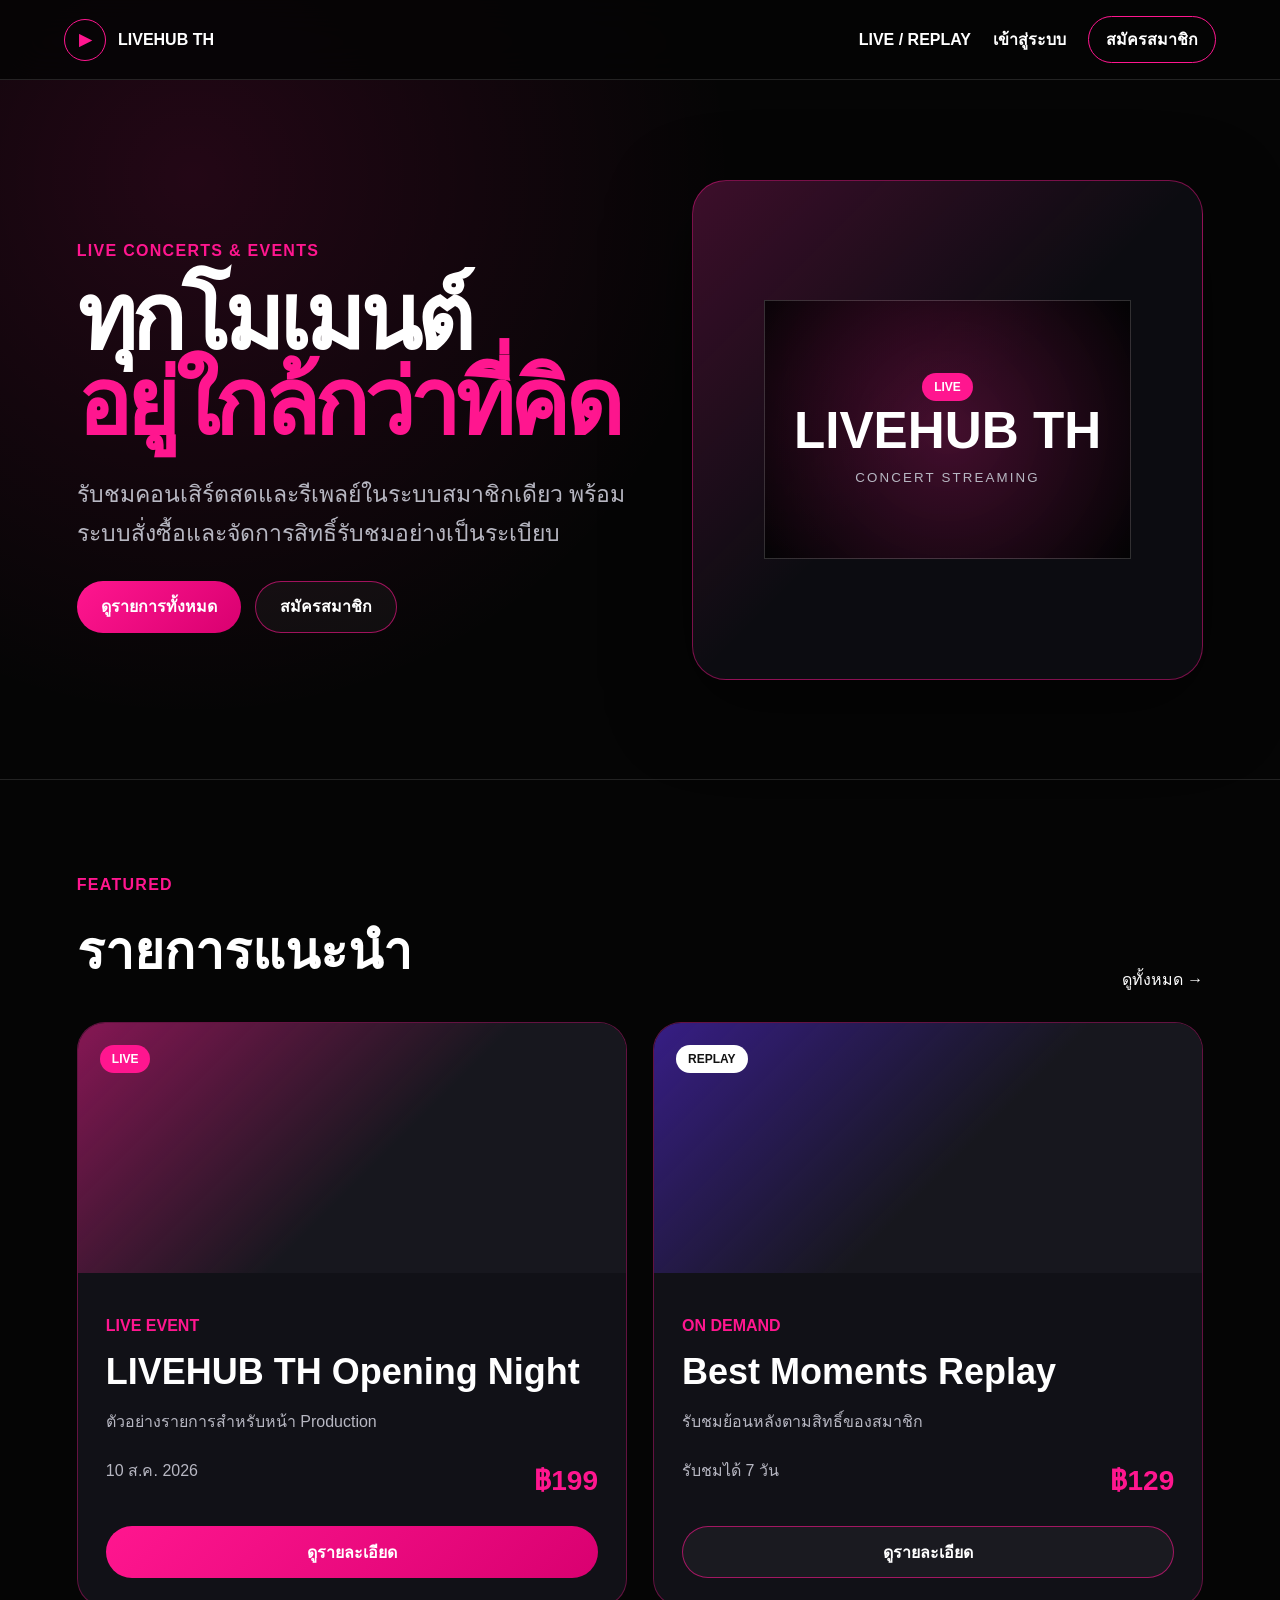
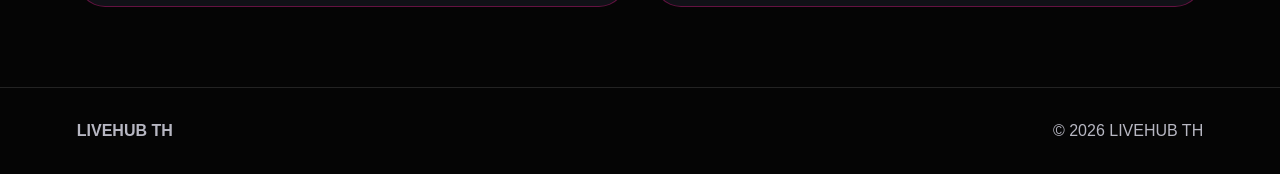
<file: index.html>
<!doctype html>
<html lang="th">
<head>
  <meta charset="utf-8">
  <meta name="viewport" content="width=device-width,initial-scale=1">
  <meta name="theme-color" content="#050505">
  <title>LIVEHUB TH | Live Concerts & Events</title>
  <link rel="stylesheet" href="/css/style.css">
</head>
<body>
<header class="site-header">
  <a class="brand" href="/"><span class="brand-mark">▶</span><span>LIVEHUB TH</span></a>
  <button class="menu-button" id="menuButton" aria-label="เปิดเมนู">☰</button>
  <nav class="site-nav" id="siteNav">
    <a href="/events.html">LIVE / REPLAY</a>
    <a href="/login.html">เข้าสู่ระบบ</a>
    <a class="nav-cta" href="/register.html">สมัครสมาชิก</a>
  </nav>
</header>

<main>
  <section class="hero">
    <div class="hero-content">
      <p class="eyebrow">LIVE CONCERTS & EVENTS</p>
      <h1>ทุกโมเมนต์<br><span>อยู่ใกล้กว่าที่คิด</span></h1>
      <p class="hero-copy">รับชมคอนเสิร์ตสดและรีเพลย์ในระบบสมาชิกเดียว พร้อมระบบสั่งซื้อและจัดการสิทธิ์รับชมอย่างเป็นระเบียบ</p>
      <div class="hero-actions">
        <a class="button button-primary" href="/events.html">ดูรายการทั้งหมด</a>
        <a class="button button-secondary" href="/register.html">สมัครสมาชิก</a>
      </div>
    </div>
    <div class="stage-card">
      <div class="stage-screen">
        <span class="live-badge">LIVE</span>
        <strong>LIVEHUB TH</strong>
        <small>CONCERT STREAMING</small>
      </div>
    </div>
  </section>

  <section class="section">
    <div class="section-heading">
      <div><p class="eyebrow">FEATURED</p><h2>รายการแนะนำ</h2></div>
      <a href="/events.html">ดูทั้งหมด →</a>
    </div>

    <div class="event-grid">
      <article class="event-card">
        <div class="event-cover"><span class="live-badge">LIVE</span></div>
        <div class="event-body">
          <p class="event-type">LIVE EVENT</p>
          <h3>LIVEHUB TH Opening Night</h3>
          <p>ตัวอย่างรายการสำหรับหน้า Production</p>
          <div class="event-meta"><span>10 ส.ค. 2026</span><strong>฿199</strong></div>
          <a class="button button-primary button-full" href="/events.html">ดูรายละเอียด</a>
        </div>
      </article>

      <article class="event-card">
        <div class="event-cover replay"><span class="replay-badge">REPLAY</span></div>
        <div class="event-body">
          <p class="event-type">ON DEMAND</p>
          <h3>Best Moments Replay</h3>
          <p>รับชมย้อนหลังตามสิทธิ์ของสมาชิก</p>
          <div class="event-meta"><span>รับชมได้ 7 วัน</span><strong>฿129</strong></div>
          <a class="button button-secondary button-full" href="/events.html">ดูรายละเอียด</a>
        </div>
      </article>
    </div>
  </section>
</main>

<footer class="site-footer"><strong>LIVEHUB TH</strong><span>© 2026 LIVEHUB TH</span></footer>
<script src="/js/app.js"></script>
</body>
</html>
</file>
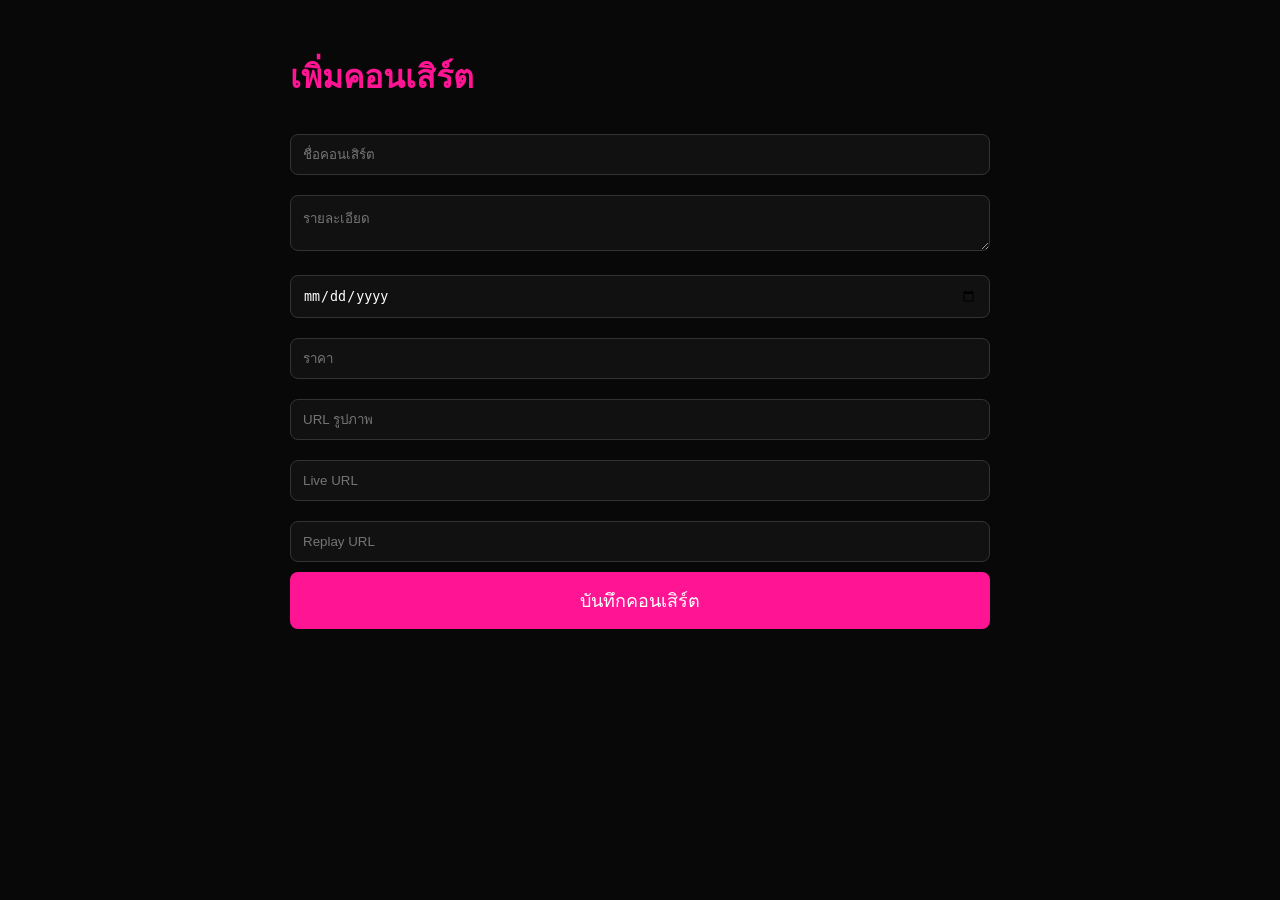
<file: admin.html>
<!DOCTYPE html>
<html lang="th">
<head>
<meta charset="UTF-8">
<meta name="viewport" content="width=device-width, initial-scale=1.0">
<title>LIVEHUB TH Admin</title>

<style>
body{
    background:#080808;
    color:white;
    font-family:Arial,sans-serif;
    max-width:700px;
    margin:auto;
    padding:30px;
}
h1{
    color:#ff1493;
}
input,textarea{
    width:100%;
    padding:12px;
    margin:10px 0;
    background:#111;
    color:white;
    border:1px solid #333;
    border-radius:8px;
    box-sizing:border-box;
}
button{
    width:100%;
    padding:14px;
    background:#ff1493;
    color:white;
    border:none;
    border-radius:8px;
    font-size:18px;
    cursor:pointer;
}
#result{
    margin-top:20px;
}
</style>

</head>
<body>

<h1>เพิ่มคอนเสิร์ต</h1>

<input id="title" placeholder="ชื่อคอนเสิร์ต">

<textarea id="description" placeholder="รายละเอียด"></textarea>

<input id="event_date" type="date">

<input id="price" type="number" placeholder="ราคา">

<input id="image" placeholder="URL รูปภาพ">

<input id="live_url" placeholder="Live URL">

<input id="replay_url" placeholder="Replay URL">

<button onclick="saveConcert()">
บันทึกคอนเสิร์ต
</button>

<div id="result"></div>

<script>
async function saveConcert(){

const res = await fetch("/api/admin/concerts",{

method:"POST",

headers:{
"Content-Type":"application/json"
},

body:JSON.stringify({

title:title.value,

description:description.value,

event_date:event_date.value,

price:price.value,

image:image.value,

live_url:live_url.value,

replay_url:replay_url.value

})

});

const json=await res.json();

result.innerHTML=JSON.stringify(json);

}
</script>

</body>
</html>
</file>
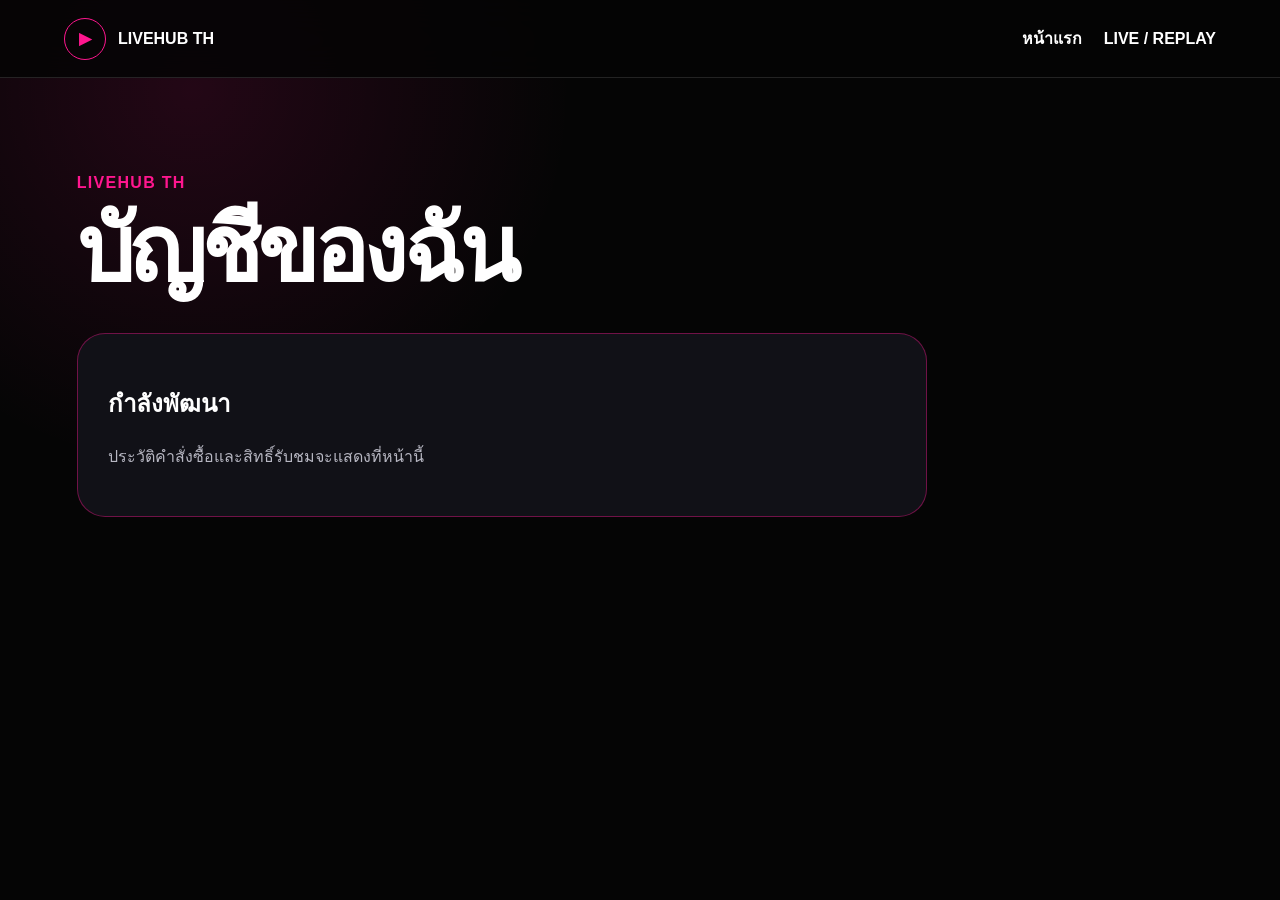
<file: dashboard.html>
<!doctype html><html lang="th"><head><meta charset="utf-8"><meta name="viewport" content="width=device-width,initial-scale=1"><title>บัญชีของฉัน | LIVEHUB TH</title><link rel="stylesheet" href="/css/style.css"></head><body><header class="site-header"><a class="brand" href="/"><span class="brand-mark">▶</span><span>LIVEHUB TH</span></a><nav class="site-nav"><a href="/">หน้าแรก</a><a href="/events.html">LIVE / REPLAY</a></nav></header><main class="page-shell"><p class="eyebrow">LIVEHUB TH</p><h1 class="page-title">บัญชีของฉัน</h1><div class="notice-card"><h2>กำลังพัฒนา</h2><p>ประวัติคำสั่งซื้อและสิทธิ์รับชมจะแสดงที่หน้านี้</p></div></main></body></html>
</file>
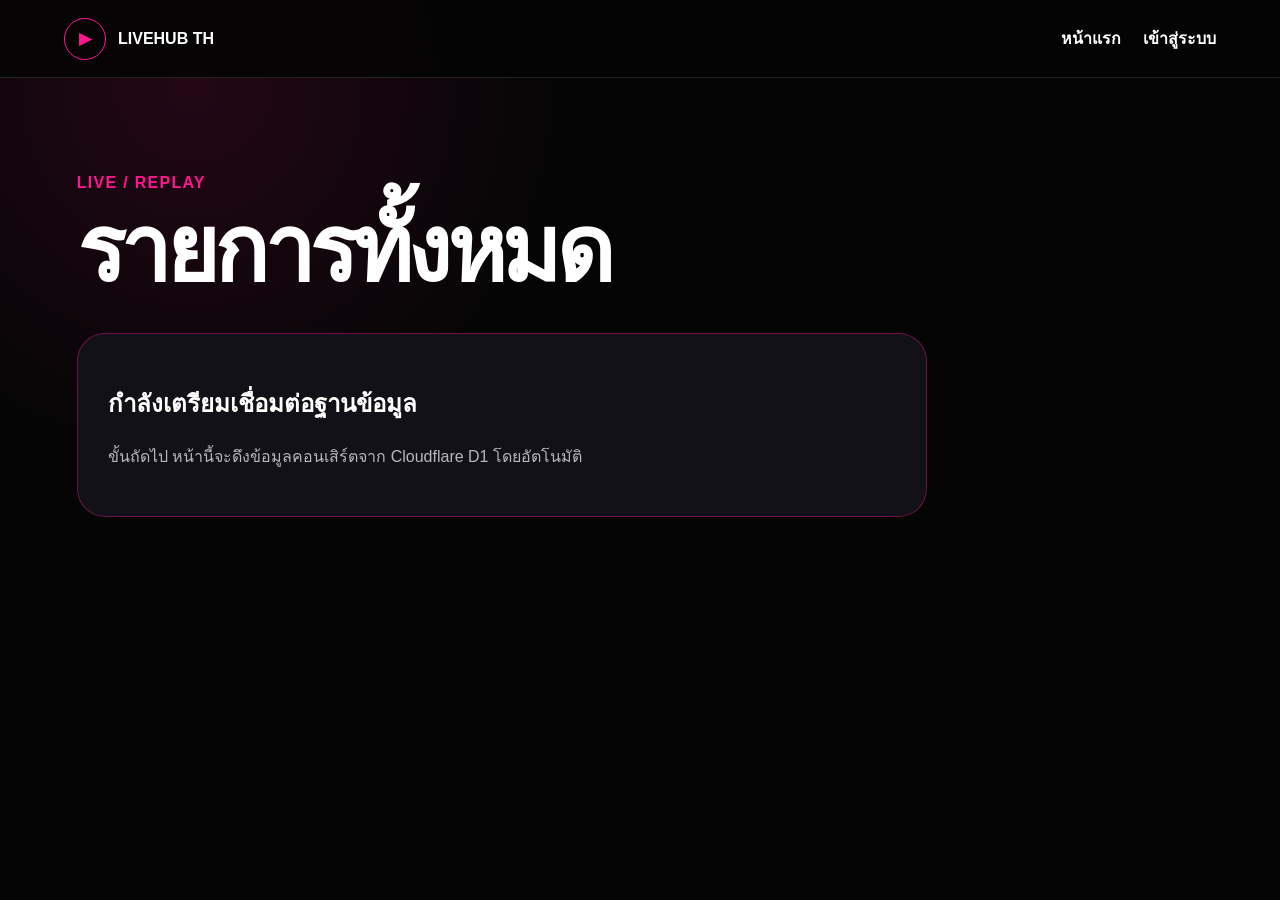
<file: events.html>
<!doctype html>
<html lang="th">
<head>
<meta charset="utf-8"><meta name="viewport" content="width=device-width,initial-scale=1">
<title>รายการทั้งหมด | LIVEHUB TH</title><link rel="stylesheet" href="/css/style.css">
</head>
<body>
<header class="site-header">
<a class="brand" href="/"><span class="brand-mark">▶</span><span>LIVEHUB TH</span></a>
<nav class="site-nav"><a href="/">หน้าแรก</a><a href="/login.html">เข้าสู่ระบบ</a></nav>
</header>
<main class="page-shell">
<p class="eyebrow">LIVE / REPLAY</p>
<h1 class="page-title">รายการทั้งหมด</h1>
<div class="notice-card"><h2>กำลังเตรียมเชื่อมต่อฐานข้อมูล</h2><p>ขั้นถัดไป หน้านี้จะดึงข้อมูลคอนเสิร์ตจาก Cloudflare D1 โดยอัตโนมัติ</p></div>
</main>
</body>
</html>
</file>
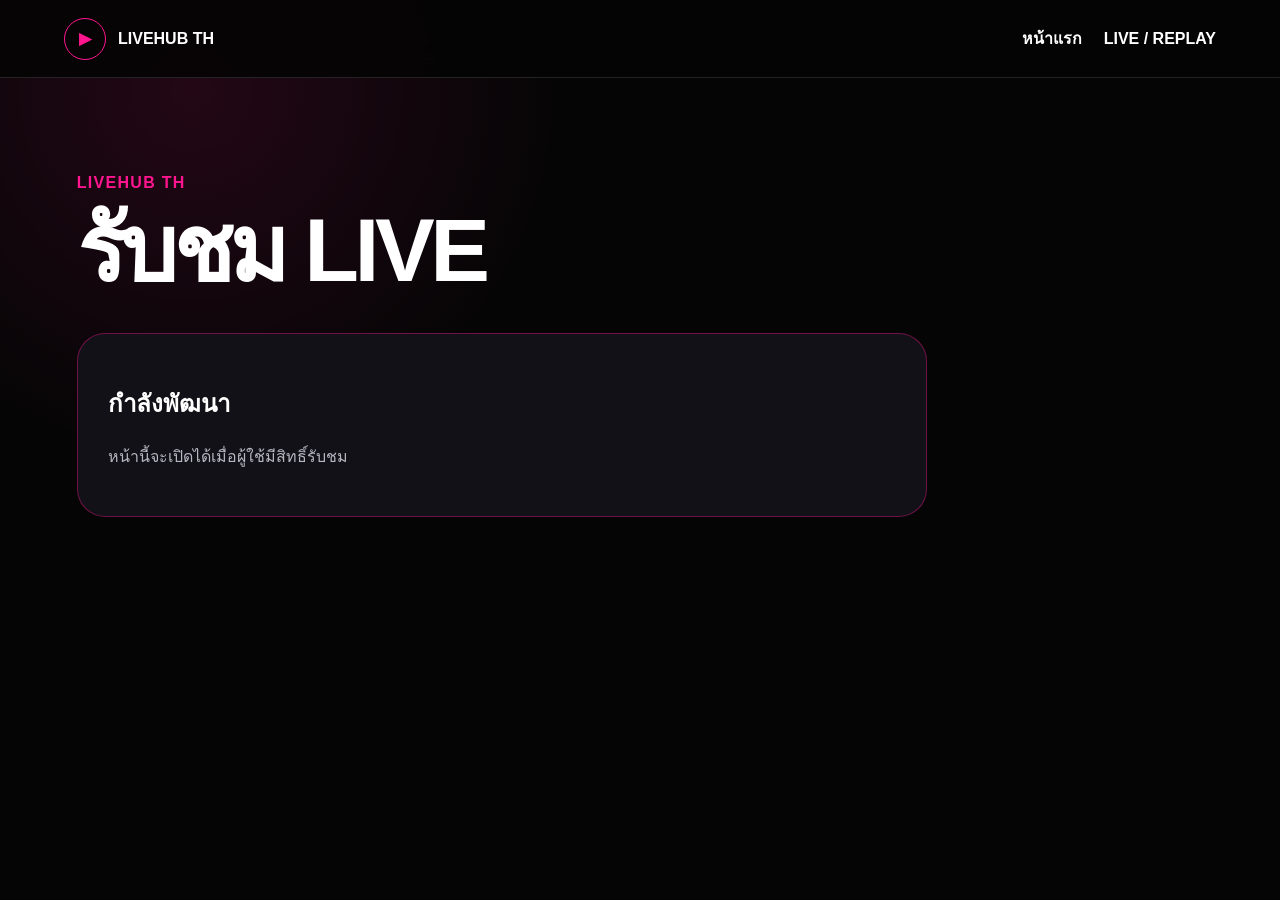
<file: live.html>
<!doctype html><html lang="th"><head><meta charset="utf-8"><meta name="viewport" content="width=device-width,initial-scale=1"><title>รับชม LIVE | LIVEHUB TH</title><link rel="stylesheet" href="/css/style.css"></head><body><header class="site-header"><a class="brand" href="/"><span class="brand-mark">▶</span><span>LIVEHUB TH</span></a><nav class="site-nav"><a href="/">หน้าแรก</a><a href="/events.html">LIVE / REPLAY</a></nav></header><main class="page-shell"><p class="eyebrow">LIVEHUB TH</p><h1 class="page-title">รับชม LIVE</h1><div class="notice-card"><h2>กำลังพัฒนา</h2><p>หน้านี้จะเปิดได้เมื่อผู้ใช้มีสิทธิ์รับชม</p></div></main></body></html>
</file>
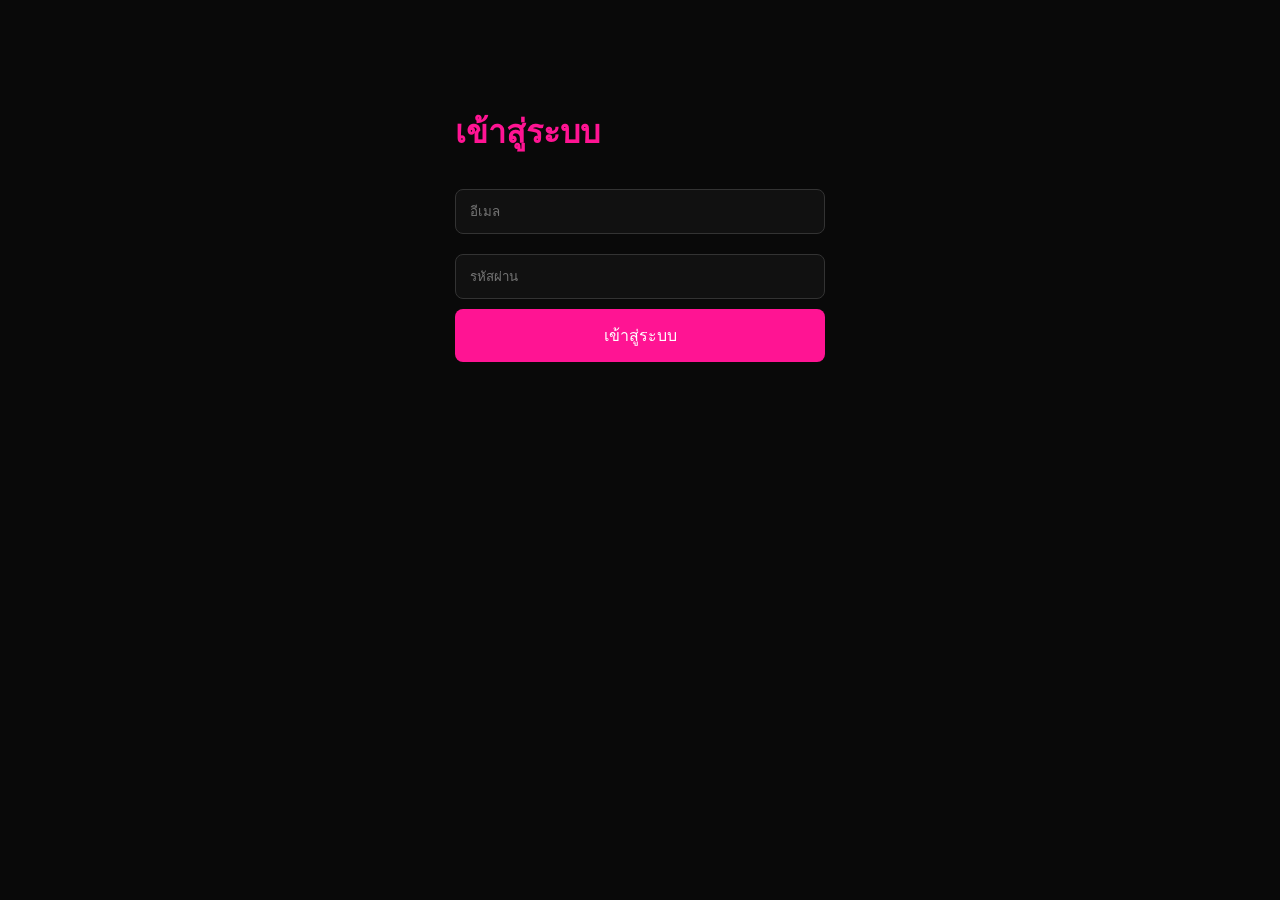
<file: login.html>
<!DOCTYPE html>
<html lang="th">
<head>
  <meta charset="UTF-8">
  <meta name="viewport" content="width=device-width, initial-scale=1.0">
  <title>เข้าสู่ระบบ | LIVEHUB TH</title>

  <link rel="stylesheet" href="css/style.css">

  <style>
    body {
      font-family: Arial, sans-serif;
      background: #090909;
      color: #fff;
      margin: 0;
    }

    .container {
      max-width: 420px;
      margin: 60px auto;
      padding: 25px;
    }

    h1 {
      color: #ff1493;
    }

    input {
      width: 100%;
      padding: 14px;
      margin: 10px 0;
      border-radius: 8px;
      border: 1px solid #333;
      background: #111;
      color: #fff;
      box-sizing: border-box;
    }

    button {
      width: 100%;
      padding: 14px;
      border: 0;
      border-radius: 8px;
      background: #ff1493;
      color: #fff;
      font-size: 16px;
      cursor: pointer;
    }

    #result {
      margin-top: 20px;
      line-height: 1.5;
    }
  </style>
</head>

<body>
  <div class="container">
    <h1>เข้าสู่ระบบ</h1>

    <input id="email" type="email" placeholder="อีเมล">
    <input id="password" type="password" placeholder="รหัสผ่าน">

    <button id="loginButton" type="button">เข้าสู่ระบบ</button>

    <div id="result"></div>
  </div>

  <script type="module">
    import { login } from "./js/api.js";

    const emailInput = document.getElementById("email");
    const passwordInput = document.getElementById("password");
    const loginButton = document.getElementById("loginButton");
    const result = document.getElementById("result");

    loginButton.addEventListener("click", async () => {
      result.textContent = "กำลังเข้าสู่ระบบ...";
      loginButton.disabled = true;

      try {
        const response = await login({
          email: emailInput.value.trim(),
          password: passwordInput.value
        });

        result.textContent = response.message || "ไม่สามารถเข้าสู่ระบบได้";

        if (response.success) {
          sessionStorage.setItem("livehubUser", JSON.stringify(response.user));

          setTimeout(() => {
            window.location.href = "dashboard.html";
          }, 700);
        }
      } catch (error) {
        result.textContent = "เชื่อมต่อระบบไม่สำเร็จ กรุณาลองใหม่";
        console.error("Login frontend error:", error);
      } finally {
        loginButton.disabled = false;
      }
    });
  </script>
</body>
</html>
</file>
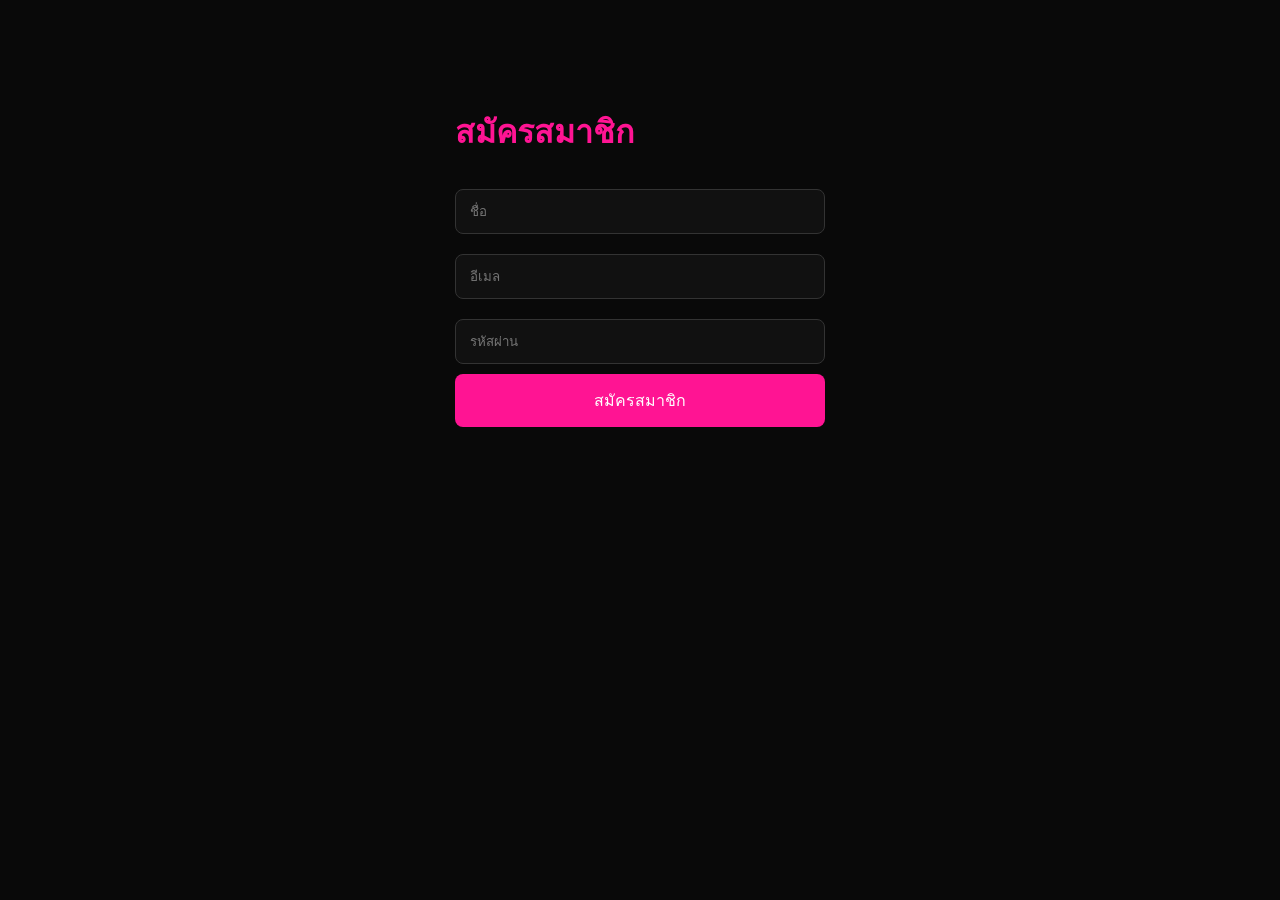
<file: register.html>
<!DOCTYPE html>
<html lang="th">
<head>
<meta charset="UTF-8">
<meta name="viewport" content="width=device-width, initial-scale=1.0">
<title>สมัครสมาชิก | LIVEHUB TH</title>

<link rel="stylesheet" href="css/style.css">

<style>
body{
    font-family:Arial,sans-serif;
    background:#090909;
    color:#fff;
    margin:0;
}
.container{
    max-width:420px;
    margin:60px auto;
    padding:25px;
}
h1{
    color:#ff1493;
}
input{
    width:100%;
    padding:14px;
    margin:10px 0;
    border-radius:8px;
    border:1px solid #333;
    background:#111;
    color:#fff;
    box-sizing:border-box;
}
button{
    width:100%;
    padding:14px;
    border:none;
    border-radius:8px;
    background:#ff1493;
    color:#fff;
    font-size:16px;
    cursor:pointer;
}
#result{
    margin-top:20px;
}
</style>

</head>
<body>

<div class="container">

<h1>สมัครสมาชิก</h1>

<input id="name" placeholder="ชื่อ">

<input id="email" type="email" placeholder="อีเมล">

<input id="password" type="password" placeholder="รหัสผ่าน">

<button onclick="registerUser()">
สมัครสมาชิก
</button>

<div id="result"></div>

</div>

<script type="module">

import { register } from "./js/api.js";

window.registerUser = async () => {

const data = {
name:document.getElementById("name").value,
email:document.getElementById("email").value,
password:document.getElementById("password").value
};

const res = await register(data);

document.getElementById("result").innerHTML =
JSON.stringify(res);

};

</script>

</body>
</html>
</file>
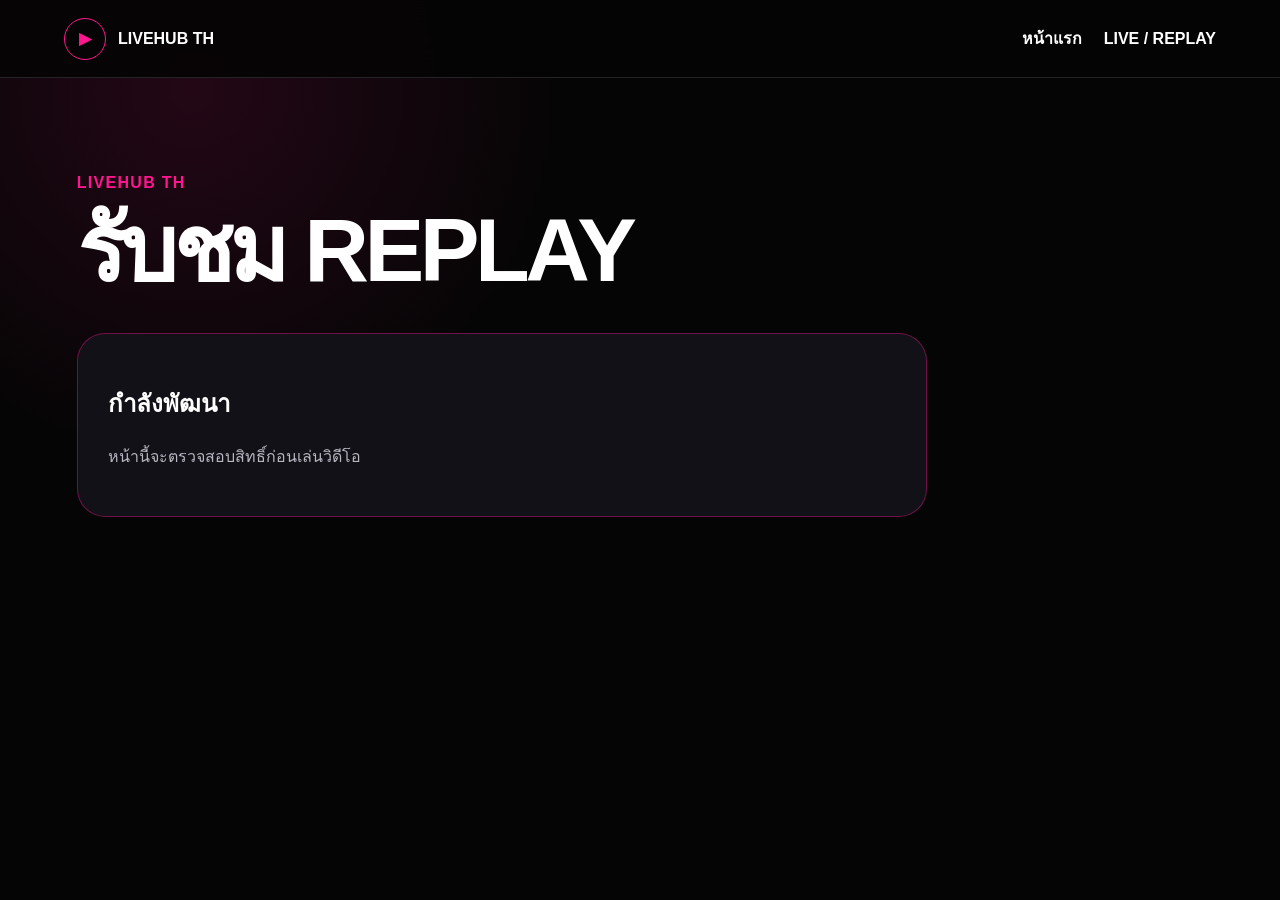
<file: replay.html>
<!doctype html><html lang="th"><head><meta charset="utf-8"><meta name="viewport" content="width=device-width,initial-scale=1"><title>รับชม REPLAY | LIVEHUB TH</title><link rel="stylesheet" href="/css/style.css"></head><body><header class="site-header"><a class="brand" href="/"><span class="brand-mark">▶</span><span>LIVEHUB TH</span></a><nav class="site-nav"><a href="/">หน้าแรก</a><a href="/events.html">LIVE / REPLAY</a></nav></header><main class="page-shell"><p class="eyebrow">LIVEHUB TH</p><h1 class="page-title">รับชม REPLAY</h1><div class="notice-card"><h2>กำลังพัฒนา</h2><p>หน้านี้จะตรวจสอบสิทธิ์ก่อนเล่นวิดีโอ</p></div></main></body></html>
</file>
<file: css/style.css>
:root{--bg:#050505;--surface:#111117;--text:#fff;--muted:#b7b7c2;--pink:#ff168f;--line:rgba(255,255,255,.12)}
*{box-sizing:border-box}body{margin:0;background:radial-gradient(circle at 15% 10%,rgba(255,22,143,.12),transparent 28%),var(--bg);color:var(--text);font-family:-apple-system,BlinkMacSystemFont,"Segoe UI","Noto Sans Thai",sans-serif}a{color:inherit;text-decoration:none}
.site-header{position:sticky;top:0;z-index:20;min-height:78px;padding:16px clamp(20px,5vw,70px);display:flex;align-items:center;justify-content:space-between;gap:24px;background:rgba(5,5,5,.88);border-bottom:1px solid var(--line);backdrop-filter:blur(18px)}
.brand{display:flex;align-items:center;gap:12px;font-weight:900}.brand-mark{width:42px;height:42px;display:grid;place-items:center;border:1px solid var(--pink);border-radius:50%;color:var(--pink)}
.site-nav{display:flex;align-items:center;gap:22px;font-weight:700}.nav-cta{padding:10px 17px;border:1px solid var(--pink);border-radius:999px}.menu-button{display:none;background:#111;border:1px solid var(--line);color:#fff;border-radius:12px;padding:8px 12px;font-size:22px}
.hero{min-height:700px;padding:80px clamp(20px,6vw,90px);display:grid;grid-template-columns:1.05fr .95fr;align-items:center;gap:50px;border-bottom:1px solid var(--line)}
.eyebrow{color:var(--pink);font-weight:900;letter-spacing:.08em}.hero h1,.page-title{margin:0;font-size:clamp(54px,7vw,105px);line-height:.95;letter-spacing:-.05em}.hero h1 span{color:var(--pink)}
.hero-copy{max-width:680px;margin:28px 0;color:var(--muted);font-size:clamp(18px,2vw,23px);line-height:1.7}.hero-actions{display:flex;flex-wrap:wrap;gap:14px}
.button{display:inline-flex;min-height:52px;align-items:center;justify-content:center;padding:0 24px;border-radius:999px;font-weight:900}.button-primary{background:linear-gradient(135deg,var(--pink),#d90070)}.button-secondary{border:1px solid rgba(255,22,143,.6);background:rgba(255,255,255,.04)}.button-full{width:100%}
.stage-card{min-height:500px;border:1px solid rgba(255,22,143,.45);border-radius:34px;background:linear-gradient(135deg,rgba(255,22,143,.2),transparent 50%),#0c0c11;display:grid;place-items:center;box-shadow:0 24px 80px rgba(0,0,0,.5)}
.stage-screen{width:72%;height:52%;display:flex;flex-direction:column;align-items:center;justify-content:center;border:1px solid rgba(255,255,255,.18);background:radial-gradient(circle,rgba(255,22,143,.23),rgba(0,0,0,.78));text-align:center}.stage-screen strong{font-size:clamp(28px,4vw,56px)}.stage-screen small{margin-top:10px;color:var(--muted);letter-spacing:.16em}
.live-badge,.replay-badge{display:inline-flex;padding:7px 12px;border-radius:999px;font-size:12px;font-weight:900}.live-badge{background:var(--pink)}.replay-badge{background:#fff;color:#111}
.section,.page-shell{padding:80px clamp(20px,6vw,90px)}.page-shell{min-height:calc(100vh - 78px)}.section-heading{display:flex;justify-content:space-between;align-items:end;gap:20px;margin-bottom:30px}.section-heading h2{margin:0;font-size:clamp(36px,4vw,60px)}
.event-grid{display:grid;grid-template-columns:repeat(2,minmax(0,1fr));gap:26px}.event-card{overflow:hidden;border:1px solid rgba(255,22,143,.35);border-radius:28px;background:var(--surface)}.event-cover{min-height:250px;padding:22px;background:linear-gradient(135deg,rgba(255,22,143,.48),transparent 55%),#17171e}.event-cover.replay{background:linear-gradient(135deg,rgba(92,37,255,.46),transparent 55%),#17171e}.event-body{padding:28px}.event-type{color:var(--pink);font-weight:900}.event-body h3{font-size:clamp(24px,3vw,36px);margin:8px 0}.event-body>p:not(.event-type){color:var(--muted)}.event-meta{display:flex;justify-content:space-between;gap:20px;margin:24px 0;color:var(--muted)}.event-meta strong{color:var(--pink);font-size:28px}
.notice-card{max-width:850px;margin-top:40px;padding:30px;border:1px solid rgba(255,22,143,.4);border-radius:28px;background:var(--surface)}.notice-card p{color:var(--muted);line-height:1.7}
.site-footer{padding:34px clamp(20px,6vw,90px);display:flex;justify-content:space-between;gap:20px;border-top:1px solid var(--line);color:var(--muted)}
@media(max-width:900px){.menu-button{display:block}.site-nav{display:none;position:absolute;top:70px;left:20px;right:20px;padding:18px;flex-direction:column;background:#0b0b10;border:1px solid var(--line);border-radius:18px}.site-nav.open{display:flex}.hero{grid-template-columns:1fr;min-height:auto}.event-grid{grid-template-columns:1fr}}
@media(max-width:560px){.hero{padding:56px 20px}.hero h1{font-size:52px}.section,.page-shell{padding:58px 20px}.site-footer{flex-direction:column}}
</file>
